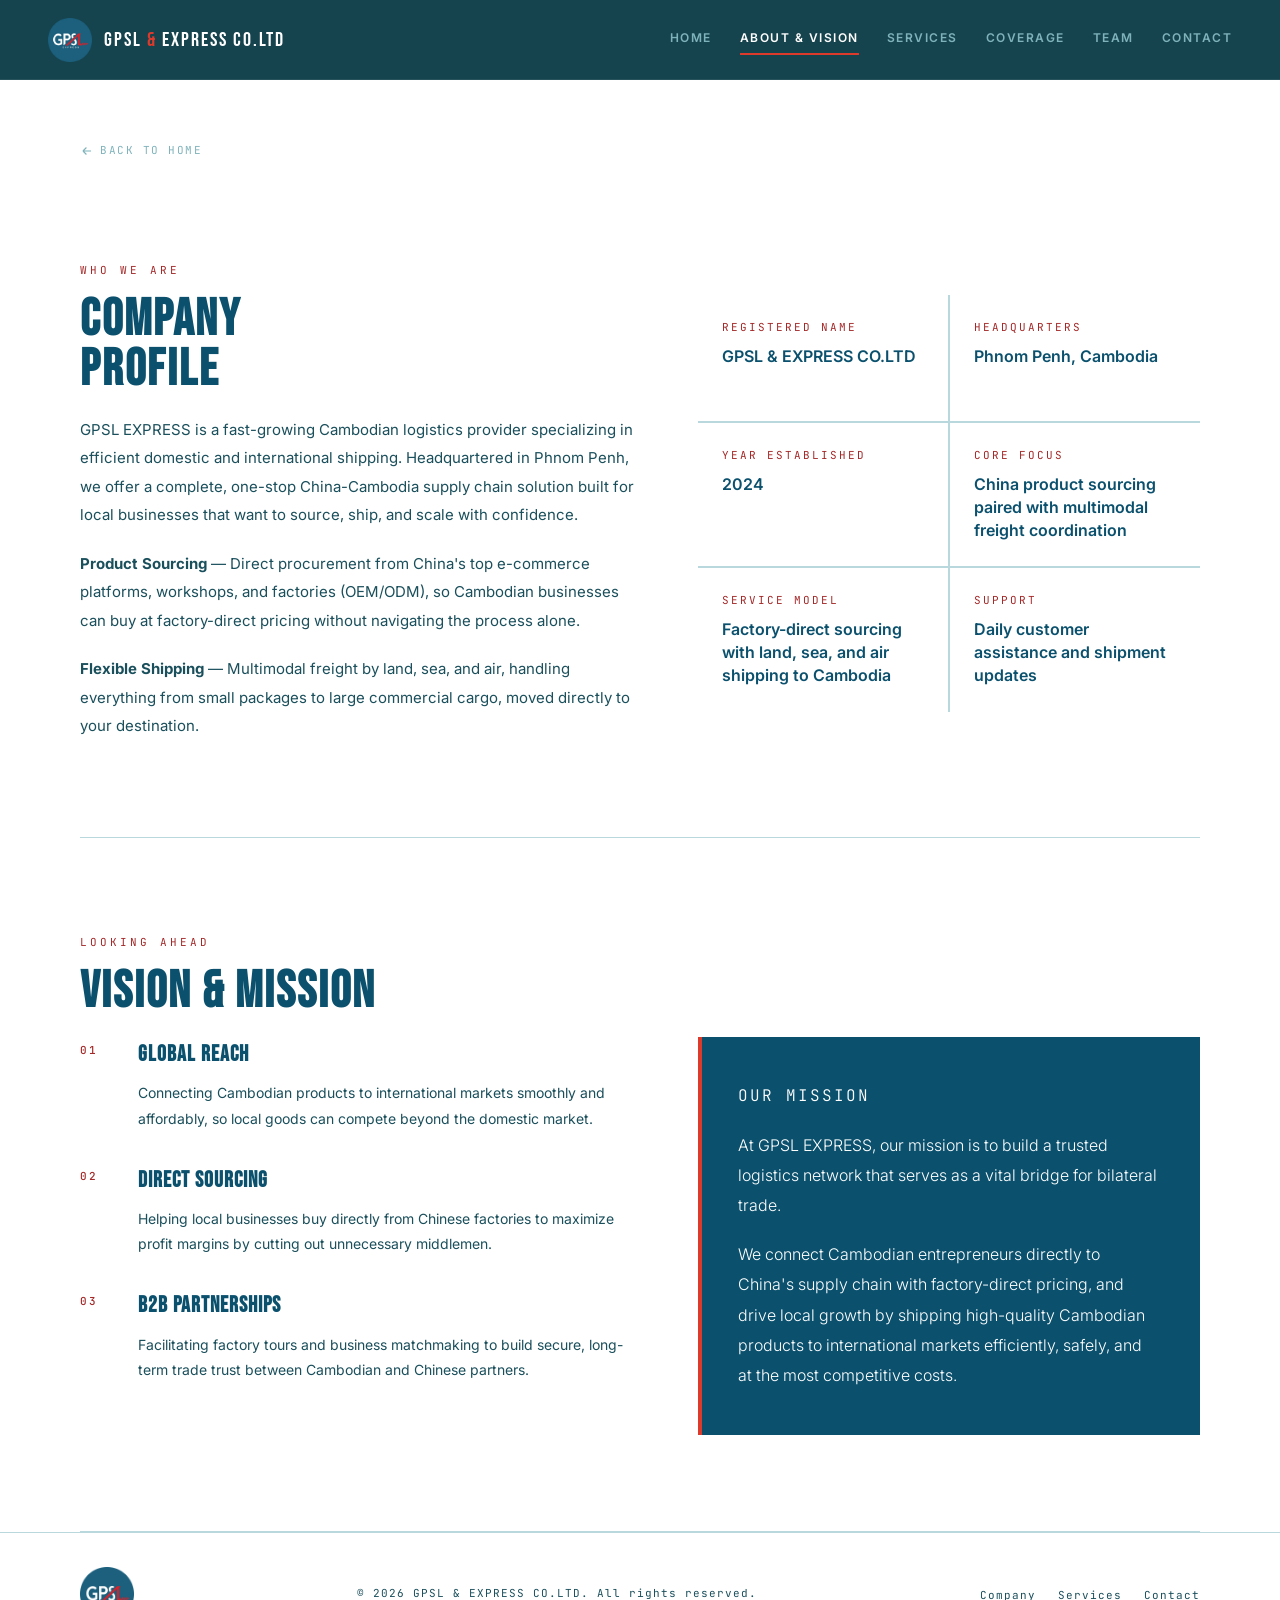
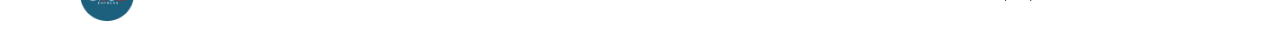
<file: about.html>
<!DOCTYPE html>
<html lang="en">
<head>
  <meta charset="UTF-8" />
  <meta name="viewport" content="width=device-width, initial-scale=1.0" />
  <title>About &amp; Vision | GPSL &amp; EXPRESS CO.LTD</title>
  <meta name="description" content="Company profile, vision, and mission for GPSL & EXPRESS CO.LTD, a Phnom Penh based logistics provider." />
<link rel="icon" type="image/png" sizes="16x16" href="[data-uri]" />
  <link rel="icon" type="image/png" sizes="32x32" href="[data-uri]" />
  <link rel="icon" type="image/png" sizes="192x192" href="[data-uri]" />
  <link rel="apple-touch-icon" sizes="180x180" href="[data-uri]" />
    <link rel="preconnect" href="https://fonts.googleapis.com" />
  <link rel="preconnect" href="https://fonts.gstatic.com" crossorigin />
  <link href="https://fonts.googleapis.com/css2?family=Bebas+Neue&family=Inter:wght@300;400;500;600;700&family=JetBrains+Mono:wght@400;500&family=Noto+Sans+Khmer:wght@400;500&display=swap" rel="stylesheet" />
  <link rel="stylesheet" href="style.css" />
</head>
<body>
<nav aria-label="Primary navigation">
    <a class="brand" href="index.html" aria-label="GPSL & EXPRESS CO.LTD home">
      <img src="[data-uri]" alt="GPSL Express logo" />
      <span>GPSL <strong>&</strong> EXPRESS CO.LTD</span>
    </a>
    <button class="menu-toggle" type="button" aria-label="Open menu" aria-expanded="false">
      <svg viewBox="0 0 24 24"><path d="M4 7h16M4 12h16M4 17h16"/></svg>
    </button>
    <ul class="nav-links">
      <li><a href="index.html">Home</a></li>
      <li><a href="about.html" aria-current="page">About &amp; Vision</a></li>
      <li><a href="services.html">Services</a></li>
      <li><a href="coverage.html">Coverage</a></li>
      <li><a href="team.html">Team</a></li>
      <li><a href="contact.html">Contact</a></li>
    </ul>
  </nav>

  <main>
  <div class="page-intro page-intro--no-slider">
    <a class="breadcrumb" href="index.html">
      <svg viewBox="0 0 24 24" fill="none" stroke="currentColor" stroke-width="2"><path d="M19 12H5M5 12l6-6M5 12l6 6"/></svg>
      Back to Home
    </a>
  </div>

<section class="about" id="about">
      <p class="section-eyebrow">Who We Are</p>
      <div class="about-grid">
        <div>
          <h2 class="section-title">Company<br>Profile</h2>
          <div class="about-body">
            <p>GPSL EXPRESS is a fast-growing Cambodian logistics provider specializing in efficient domestic and international shipping. Headquartered in Phnom Penh, we offer a complete, one-stop China-Cambodia supply chain solution built for local businesses that want to source, ship, and scale with confidence.</p>
            <p><strong>Product Sourcing</strong> — Direct procurement from China's top e-commerce platforms, workshops, and factories (OEM/ODM), so Cambodian businesses can buy at factory-direct pricing without navigating the process alone.</p>
            <p><strong>Flexible Shipping</strong> — Multimodal freight by land, sea, and air, handling everything from small packages to large commercial cargo, moved directly to your destination.</p>
          </div>
        </div>
        <div class="about-aside">
          <div class="about-fact">
            <div class="about-fact-label">Registered Name</div>
            <div class="about-fact-value">GPSL & EXPRESS CO.LTD</div>
          </div>
          <div class="about-fact">
            <div class="about-fact-label">Headquarters</div>
            <div class="about-fact-value">Phnom Penh, Cambodia</div>
          </div>
          <div class="about-fact">
            <div class="about-fact-label">Year Established</div>
            <div class="about-fact-value">2024</div>
          </div>
          <div class="about-fact">
            <div class="about-fact-label">Core Focus</div>
            <div class="about-fact-value">China product sourcing paired with multimodal freight coordination</div>
          </div>
          <div class="about-fact">
            <div class="about-fact-label">Service Model</div>
            <div class="about-fact-value">Factory-direct sourcing with land, sea, and air shipping to Cambodia</div>
          </div>
          <div class="about-fact">
            <div class="about-fact-label">Support</div>
            <div class="about-fact-value">Daily customer assistance and shipment updates</div>
          </div>
        </div>
      </div>
    </section>

    <hr class="rule" />

<section class="vision-mission" id="vision">
      <p class="section-eyebrow">Looking Ahead</p>
      <h2 class="section-title">Vision &amp; Mission</h2>
      <div class="vm-grid">
        <div>
          <div class="vm-list">
            <article class="vm-item">
              <div class="vm-num">01</div>
              <div class="vm-text">
                <h3>Global Reach</h3>
                <p>Connecting Cambodian products to international markets smoothly and affordably, so local goods can compete beyond the domestic market.</p>
              </div>
            </article>
            <article class="vm-item">
              <div class="vm-num">02</div>
              <div class="vm-text">
                <h3>Direct Sourcing</h3>
                <p>Helping local businesses buy directly from Chinese factories to maximize profit margins by cutting out unnecessary middlemen.</p>
              </div>
            </article>
            <article class="vm-item">
              <div class="vm-num">03</div>
              <div class="vm-text">
                <h3>B2B Partnerships</h3>
                <p>Facilitating factory tours and business matchmaking to build secure, long-term trade trust between Cambodian and Chinese partners.</p>
              </div>
            </article>
          </div>
        </div>
        <div class="mission-box">
          <p class="mission-eyebrow">Our Mission</p>
          <p>At GPSL EXPRESS, our mission is to build a trusted logistics network that serves as a vital bridge for bilateral trade.</p>
          <p>We connect Cambodian entrepreneurs directly to China's supply chain with factory-direct pricing, and drive local growth by shipping high-quality Cambodian products to international markets efficiently, safely, and at the most competitive costs.</p>
        </div>
      </div>
    </section>
  </main>

  <hr class="rule" />

<footer>
    <div class="footer-logo">
      <img src="[data-uri]" alt="GPSL Express logo" />
    </div>
    <p class="footer-copy">© 2026 GPSL & EXPRESS CO.LTD. All rights reserved.</p>
    <ul class="footer-links">
      <li><a href="about.html">Company</a></li>
      <li><a href="services.html">Services</a></li>
      <li><a href="contact.html">Contact</a></li>
    </ul>
  </footer>
<script src="main.js"></script>
</body>
</html>
</file>
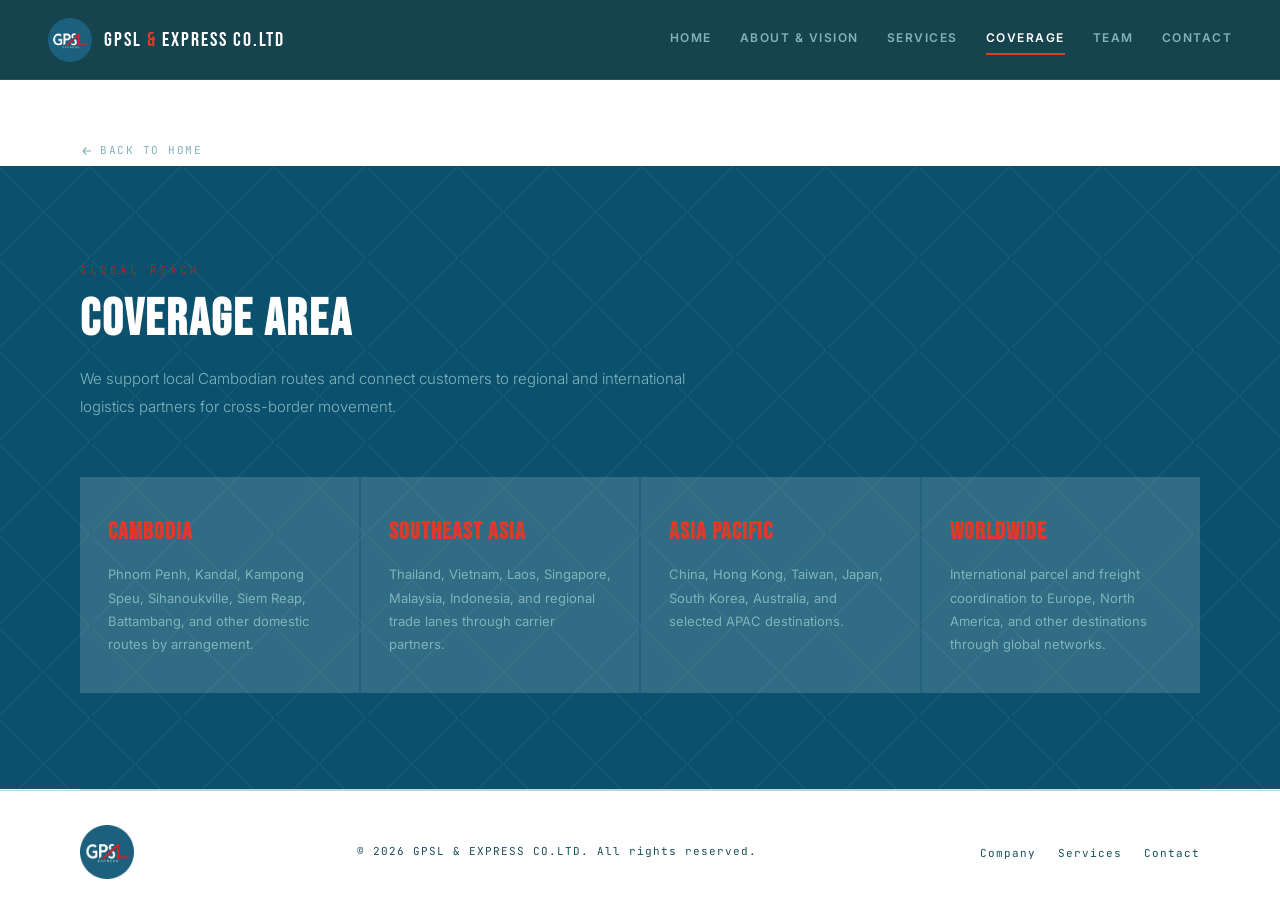
<file: coverage.html>
<!DOCTYPE html>
<html lang="en">
<head>
  <meta charset="UTF-8" />
  <meta name="viewport" content="width=device-width, initial-scale=1.0" />
  <title>Coverage | GPSL & EXPRESS CO.LTD</title>
  <meta name="description" content="Regions and routes served by GPSL & EXPRESS CO.LTD." />
<link rel="icon" type="image/png" sizes="16x16" href="[data-uri]" />
  <link rel="icon" type="image/png" sizes="32x32" href="[data-uri]" />
  <link rel="icon" type="image/png" sizes="192x192" href="[data-uri]" />
  <link rel="apple-touch-icon" sizes="180x180" href="[data-uri]" />
    <link rel="preconnect" href="https://fonts.googleapis.com" />
  <link rel="preconnect" href="https://fonts.gstatic.com" crossorigin />
  <link href="https://fonts.googleapis.com/css2?family=Bebas+Neue&family=Inter:wght@300;400;500;600;700&family=JetBrains+Mono:wght@400;500&family=Noto+Sans+Khmer:wght@400;500&display=swap" rel="stylesheet" />
  <link rel="stylesheet" href="style.css" />
</head>
<body>
<nav aria-label="Primary navigation">
    <a class="brand" href="index.html" aria-label="GPSL & EXPRESS CO.LTD home">
      <img src="[data-uri]" alt="GPSL Express logo" />
      <span>GPSL <strong>&</strong> EXPRESS CO.LTD</span>
    </a>
    <button class="menu-toggle" type="button" aria-label="Open menu" aria-expanded="false">
      <svg viewBox="0 0 24 24"><path d="M4 7h16M4 12h16M4 17h16"/></svg>
    </button>
    <ul class="nav-links">
      <li><a href="index.html">Home</a></li>
      <li><a href="about.html">About &amp; Vision</a></li>
      <li><a href="services.html">Services</a></li>
      <li><a href="coverage.html" aria-current="page">Coverage</a></li>
      <li><a href="team.html">Team</a></li>
      <li><a href="contact.html">Contact</a></li>
    </ul>
  </nav>

  <main>
  <div class="page-intro page-intro--no-slider">
    <a class="breadcrumb" href="index.html">
      <svg viewBox="0 0 24 24" fill="none" stroke="currentColor" stroke-width="2"><path d="M19 12H5M5 12l6-6M5 12l6 6"/></svg>
      Back to Home
    </a>
  </div>

<section class="coverage" id="coverage">
      <p class="section-eyebrow">Global Reach</p>
      <h2 class="section-title">Coverage Area</h2>
      <p class="section-lead">We support local Cambodian routes and connect customers to regional and international logistics partners for cross-border movement.</p>
      <div class="region-grid">
        <article class="region-card">
          <h3 class="region-name">Cambodia</h3>
          <p class="region-countries">Phnom Penh, Kandal, Kampong Speu, Sihanoukville, Siem Reap, Battambang, and other domestic routes by arrangement.</p>
        </article>
        <article class="region-card">
          <h3 class="region-name">Southeast Asia</h3>
          <p class="region-countries">Thailand, Vietnam, Laos, Singapore, Malaysia, Indonesia, and regional trade lanes through carrier partners.</p>
        </article>
        <article class="region-card">
          <h3 class="region-name">Asia Pacific</h3>
          <p class="region-countries">China, Hong Kong, Taiwan, Japan, South Korea, Australia, and selected APAC destinations.</p>
        </article>
        <article class="region-card">
          <h3 class="region-name">Worldwide</h3>
          <p class="region-countries">International parcel and freight coordination to Europe, North America, and other destinations through global networks.</p>
        </article>
      </div>
    </section>
  </main>

  <hr class="rule" />

<footer>
    <div class="footer-logo">
      <img src="[data-uri]" alt="GPSL Express logo" />
    </div>
    <p class="footer-copy">© 2026 GPSL & EXPRESS CO.LTD. All rights reserved.</p>
    <ul class="footer-links">
      <li><a href="about.html">Company</a></li>
      <li><a href="services.html">Services</a></li>
      <li><a href="contact.html">Contact</a></li>
    </ul>
  </footer>
<script src="main.js"></script>
</body>
</html>
</file>
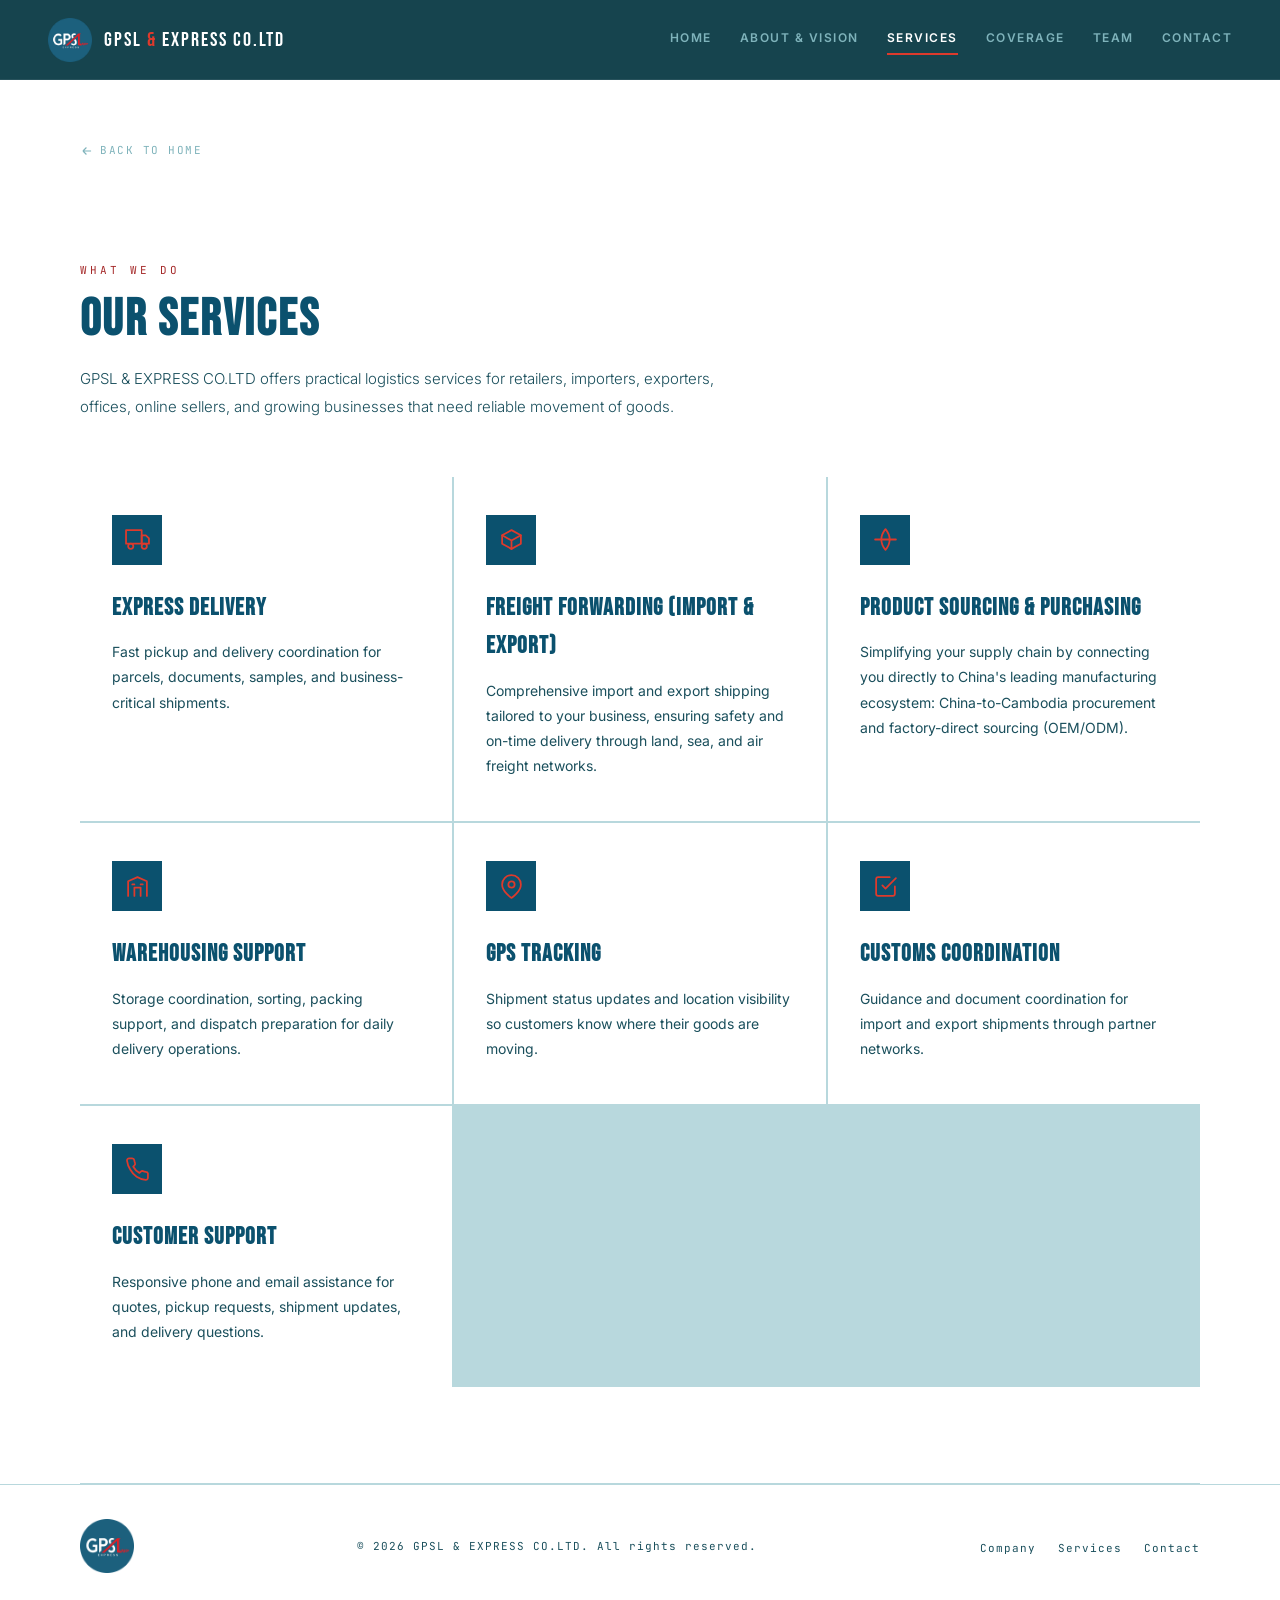
<file: services.html>
<!DOCTYPE html>
<html lang="en">
<head>
  <meta charset="UTF-8" />
  <meta name="viewport" content="width=device-width, initial-scale=1.0" />
  <title>Services | GPSL & EXPRESS CO.LTD</title>
  <meta name="description" content="Freight forwarding, product sourcing, warehousing, tracking, and customer support services from GPSL & EXPRESS CO.LTD." />
<link rel="icon" type="image/png" sizes="16x16" href="[data-uri]" />
  <link rel="icon" type="image/png" sizes="32x32" href="[data-uri]" />
  <link rel="icon" type="image/png" sizes="192x192" href="[data-uri]" />
  <link rel="apple-touch-icon" sizes="180x180" href="[data-uri]" />
    <link rel="preconnect" href="https://fonts.googleapis.com" />
  <link rel="preconnect" href="https://fonts.gstatic.com" crossorigin />
  <link href="https://fonts.googleapis.com/css2?family=Bebas+Neue&family=Inter:wght@300;400;500;600;700&family=JetBrains+Mono:wght@400;500&family=Noto+Sans+Khmer:wght@400;500&display=swap" rel="stylesheet" />
  <link rel="stylesheet" href="style.css" />
</head>
<body>
<nav aria-label="Primary navigation">
    <a class="brand" href="index.html" aria-label="GPSL & EXPRESS CO.LTD home">
      <img src="[data-uri]" alt="GPSL Express logo" />
      <span>GPSL <strong>&</strong> EXPRESS CO.LTD</span>
    </a>
    <button class="menu-toggle" type="button" aria-label="Open menu" aria-expanded="false">
      <svg viewBox="0 0 24 24"><path d="M4 7h16M4 12h16M4 17h16"/></svg>
    </button>
    <ul class="nav-links">
      <li><a href="index.html">Home</a></li>
      <li><a href="about.html">About &amp; Vision</a></li>
      <li><a href="services.html" aria-current="page">Services</a></li>
      <li><a href="coverage.html">Coverage</a></li>
      <li><a href="team.html">Team</a></li>
      <li><a href="contact.html">Contact</a></li>
    </ul>
  </nav>

  <main>
  <div class="page-intro page-intro--no-slider">
    <a class="breadcrumb" href="index.html">
      <svg viewBox="0 0 24 24" fill="none" stroke="currentColor" stroke-width="2"><path d="M19 12H5M5 12l6-6M5 12l6 6"/></svg>
      Back to Home
    </a>
  </div>

<section id="services">
      <p class="section-eyebrow">What We Do</p>
      <h2 class="section-title">Our Services</h2>
      <p class="section-lead">GPSL & EXPRESS CO.LTD offers practical logistics services for retailers, importers, exporters, offices, online sellers, and growing businesses that need reliable movement of goods.</p>
      <div class="services-grid">
        <article class="service-card">
          <div class="service-icon"><svg viewBox="0 0 24 24"><rect x="1" y="3" width="15" height="13"/><path d="M16 8h4l3 3v5h-7V8z"/><circle cx="5.5" cy="18.5" r="2.5"/><circle cx="18.5" cy="18.5" r="2.5"/></svg></div>
          <h3 class="service-name">Express Delivery</h3>
          <p class="service-desc">Fast pickup and delivery coordination for parcels, documents, samples, and business-critical shipments.</p>
        </article>
        <article class="service-card">
          <div class="service-icon"><svg viewBox="0 0 24 24"><path d="M3 16V8l9-5 9 5v8l-9 5-9-5z"/><path d="M3 8l9 5 9-5M12 13v8"/></svg></div>
          <h3 class="service-name">Freight Forwarding (Import &amp; Export)</h3>
          <p class="service-desc">Comprehensive import and export shipping tailored to your business, ensuring safety and on-time delivery through land, sea, and air freight networks.</p>
        </article>
        <article class="service-card">
          <div class="service-icon"><svg viewBox="0 0 24 24"><path d="M2 12h20M12 2c2.5 3 4 7.2 4 10s-1.5 7-4 10c-2.5-3-4-7.2-4-10s1.5-7 4-10z"/></svg></div>
          <h3 class="service-name">Product Sourcing &amp; Purchasing</h3>
          <p class="service-desc">Simplifying your supply chain by connecting you directly to China's leading manufacturing ecosystem: China-to-Cambodia procurement and factory-direct sourcing (OEM/ODM).</p>
        </article>
        <article class="service-card">
          <div class="service-icon"><svg viewBox="0 0 24 24"><path d="M3 21V7l9-4 9 4v14"/><path d="M9 21v-8h6v8M7 10h2M15 10h2"/></svg></div>
          <h3 class="service-name">Warehousing Support</h3>
          <p class="service-desc">Storage coordination, sorting, packing support, and dispatch preparation for daily delivery operations.</p>
        </article>
        <article class="service-card">
          <div class="service-icon"><svg viewBox="0 0 24 24"><path d="M21 10c0 7-9 13-9 13S3 17 3 10a9 9 0 1 1 18 0z"/><circle cx="12" cy="10" r="3"/></svg></div>
          <h3 class="service-name">GPS Tracking</h3>
          <p class="service-desc">Shipment status updates and location visibility so customers know where their goods are moving.</p>
        </article>
        <article class="service-card">
          <div class="service-icon"><svg viewBox="0 0 24 24"><path d="M9 11l3 3L22 4"/><path d="M21 12v7a2 2 0 0 1-2 2H5a2 2 0 0 1-2-2V5a2 2 0 0 1 2-2h11"/></svg></div>
          <h3 class="service-name">Customs Coordination</h3>
          <p class="service-desc">Guidance and document coordination for import and export shipments through partner networks.</p>
        </article>
        <article class="service-card">
          <div class="service-icon"><svg viewBox="0 0 24 24"><path d="M22 16.92v3a2 2 0 0 1-2.18 2 19.8 19.8 0 0 1-8.63-3.07A19.5 19.5 0 0 1 5 12 19.8 19.8 0 0 1 1.93 3.49 2 2 0 0 1 3.9 1.27h3a2 2 0 0 1 2 1.72c.12.96.36 1.9.7 2.81a2 2 0 0 1-.45 2.11L7.91 9.32a16 16 0 0 0 6 6l1.27-1.27a2 2 0 0 1 2.11-.45c.91.34 1.85.57 2.81.7A2 2 0 0 1 22 16.92z"/></svg></div>
          <h3 class="service-name">Customer Support</h3>
          <p class="service-desc">Responsive phone and email assistance for quotes, pickup requests, shipment updates, and delivery questions.</p>
        </article>
      </div>
    </section>
  </main>

  <hr class="rule" />

<footer>
    <div class="footer-logo">
      <img src="[data-uri]" alt="GPSL Express logo" />
    </div>
    <p class="footer-copy">© 2026 GPSL & EXPRESS CO.LTD. All rights reserved.</p>
    <ul class="footer-links">
      <li><a href="about.html">Company</a></li>
      <li><a href="services.html">Services</a></li>
      <li><a href="contact.html">Contact</a></li>
    </ul>
  </footer>
<script src="main.js"></script>
</body>
</html>
</file>
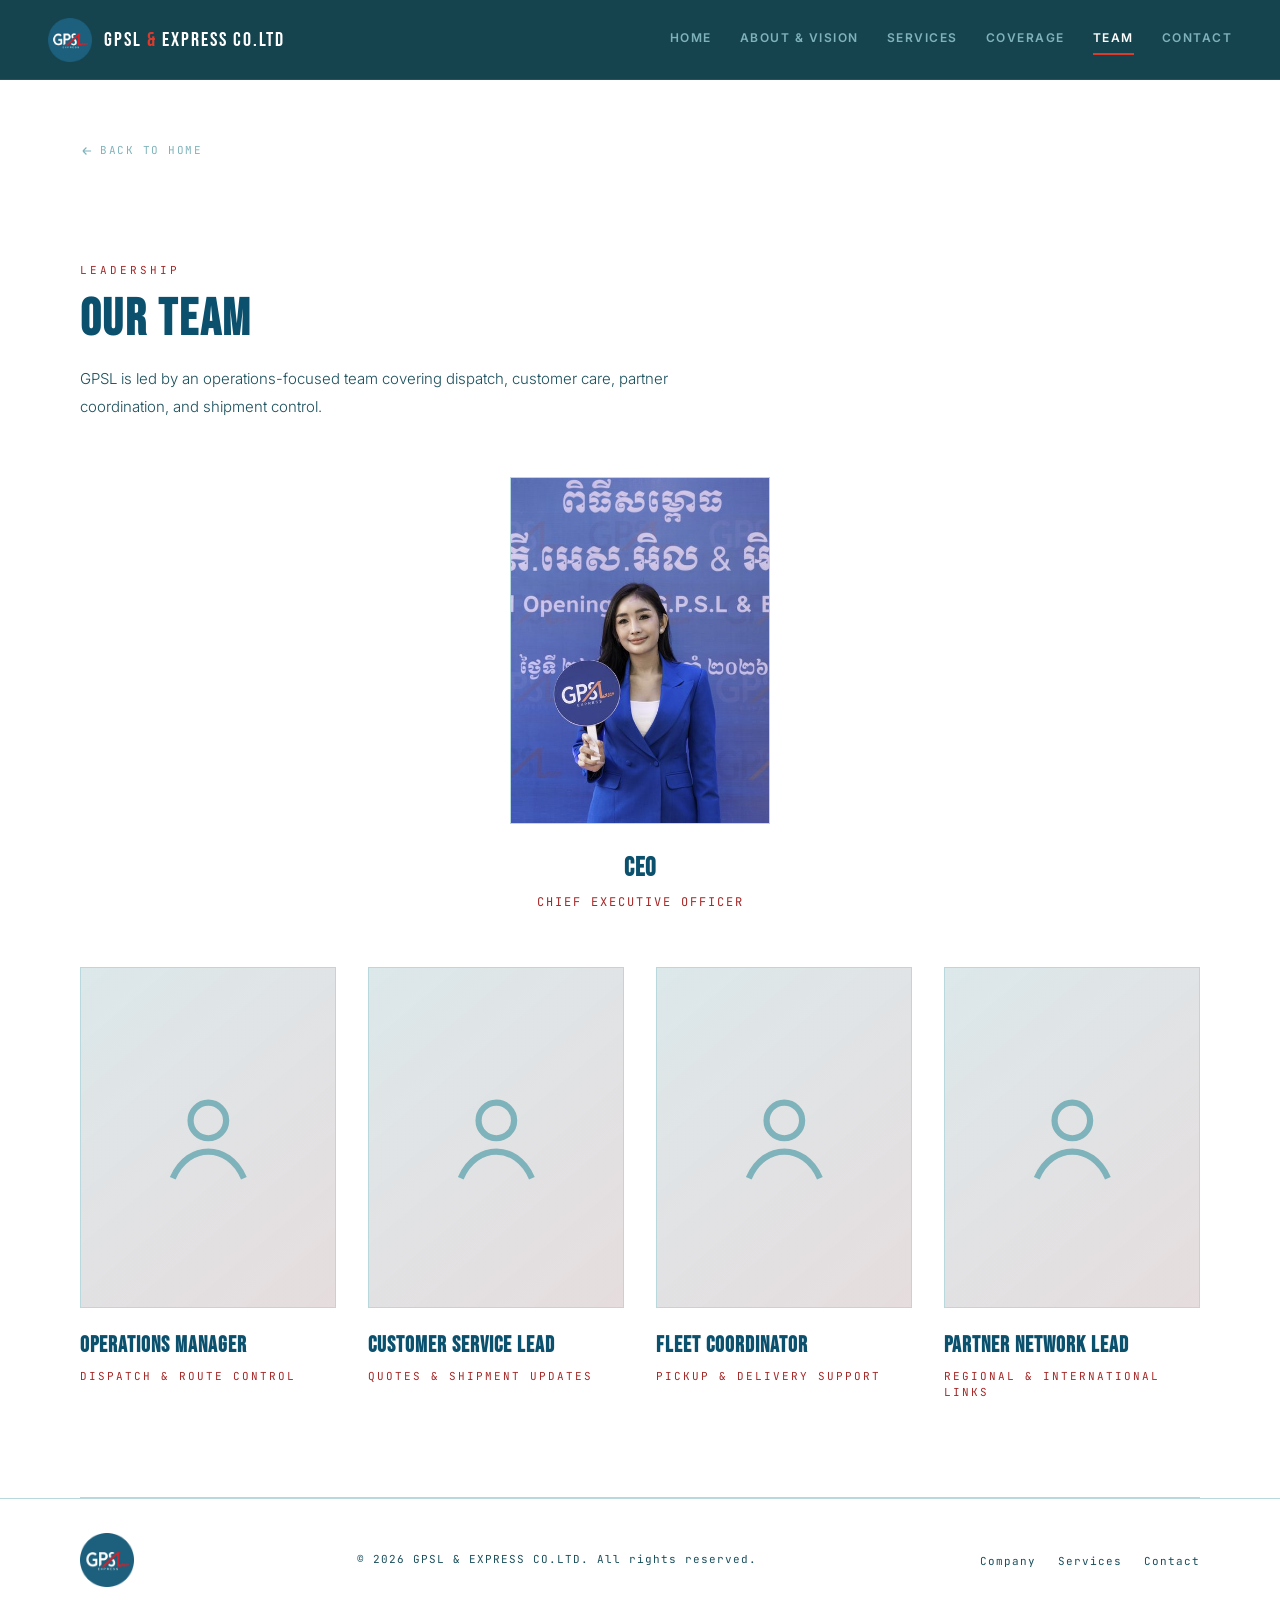
<file: team.html>
<!DOCTYPE html>
<html lang="en">
<head>
  <meta charset="UTF-8" />
  <meta name="viewport" content="width=device-width, initial-scale=1.0" />
  <title>Our Team | GPSL & EXPRESS CO.LTD</title>
  <meta name="description" content="Meet the GPSL & EXPRESS CO.LTD team coordinating shipments across Cambodia and China." />
<link rel="icon" type="image/png" sizes="16x16" href="[data-uri]" />
  <link rel="icon" type="image/png" sizes="32x32" href="[data-uri]" />
  <link rel="icon" type="image/png" sizes="192x192" href="[data-uri]" />
  <link rel="apple-touch-icon" sizes="180x180" href="[data-uri]" />
    <link rel="preconnect" href="https://fonts.googleapis.com" />
  <link rel="preconnect" href="https://fonts.gstatic.com" crossorigin />
  <link href="https://fonts.googleapis.com/css2?family=Bebas+Neue&family=Inter:wght@300;400;500;600;700&family=JetBrains+Mono:wght@400;500&family=Noto+Sans+Khmer:wght@400;500&display=swap" rel="stylesheet" />
  <link rel="stylesheet" href="style.css" />
</head>
<body>
<nav aria-label="Primary navigation">
    <a class="brand" href="index.html" aria-label="GPSL & EXPRESS CO.LTD home">
      <img src="[data-uri]" alt="GPSL Express logo" />
      <span>GPSL <strong>&</strong> EXPRESS CO.LTD</span>
    </a>
    <button class="menu-toggle" type="button" aria-label="Open menu" aria-expanded="false">
      <svg viewBox="0 0 24 24"><path d="M4 7h16M4 12h16M4 17h16"/></svg>
    </button>
    <ul class="nav-links">
      <li><a href="index.html">Home</a></li>
      <li><a href="about.html">About &amp; Vision</a></li>
      <li><a href="services.html">Services</a></li>
      <li><a href="coverage.html">Coverage</a></li>
      <li><a href="team.html" aria-current="page">Team</a></li>
      <li><a href="contact.html">Contact</a></li>
    </ul>
  </nav>

  <main>
  <div class="page-intro page-intro--no-slider">
    <a class="breadcrumb" href="index.html">
      <svg viewBox="0 0 24 24" fill="none" stroke="currentColor" stroke-width="2"><path d="M19 12H5M5 12l6-6M5 12l6 6"/></svg>
      Back to Home
    </a>
  </div>

<section class="team" id="team">
      <p class="section-eyebrow">Leadership</p>
      <h2 class="section-title">Our Team</h2>
      <p class="section-lead">GPSL is led by an operations-focused team covering dispatch, customer care, partner coordination, and shipment control.</p>
      <div class="team-lead">
        <article class="team-card">
          <div class="team-photo" tabindex="0" role="button" aria-label="View photo of CEO" data-name="CEO" data-role="Chief Executive Officer" data-telegram="Mint_7979"><img src="[data-uri]" alt="CEO of GPSL Express" loading="lazy" /></div>
          <h3 class="team-name">CEO</h3>
          <p class="team-role">Chief Executive Officer</p>
        </article>
      </div>

      <div class="team-grid">
        <article class="team-card">
          <div class="team-photo" tabindex="0" role="button" aria-label="View photo of Operations Manager" data-name="Operations Manager" data-role="Dispatch &amp; Route Control" data-photo="" data-telegram=""><svg viewBox="0 0 24 24" aria-hidden="true"><circle cx="12" cy="8" r="4"/><path d="M4 21c1.8-4.2 5-6 8-6s6.2 1.8 8 6"/></svg></div>
          <h3 class="team-name">Operations Manager</h3>
          <p class="team-role">Dispatch & Route Control</p>
        </article>
        <article class="team-card">
          <div class="team-photo" tabindex="0" role="button" aria-label="View photo of Customer Service Lead" data-name="Customer Service Lead" data-role="Quotes &amp; Shipment Updates" data-photo="" data-telegram=""><svg viewBox="0 0 24 24" aria-hidden="true"><circle cx="12" cy="8" r="4"/><path d="M4 21c1.8-4.2 5-6 8-6s6.2 1.8 8 6"/></svg></div>
          <h3 class="team-name">Customer Service Lead</h3>
          <p class="team-role">Quotes & Shipment Updates</p>
        </article>
        <article class="team-card">
          <div class="team-photo" tabindex="0" role="button" aria-label="View photo of Fleet Coordinator" data-name="Fleet Coordinator" data-role="Pickup &amp; Delivery Support" data-photo="" data-telegram=""><svg viewBox="0 0 24 24" aria-hidden="true"><circle cx="12" cy="8" r="4"/><path d="M4 21c1.8-4.2 5-6 8-6s6.2 1.8 8 6"/></svg></div>
          <h3 class="team-name">Fleet Coordinator</h3>
          <p class="team-role">Pickup & Delivery Support</p>
        </article>
        <article class="team-card">
          <div class="team-photo" tabindex="0" role="button" aria-label="View photo of Partner Network Lead" data-name="Partner Network Lead" data-role="Regional &amp; International Links" data-photo="" data-telegram=""><svg viewBox="0 0 24 24" aria-hidden="true"><circle cx="12" cy="8" r="4"/><path d="M4 21c1.8-4.2 5-6 8-6s6.2 1.8 8 6"/></svg></div>
          <h3 class="team-name">Partner Network Lead</h3>
          <p class="team-role">Regional & International Links</p>
        </article>
      </div>
    </section>
    <div class="photo-lightbox" id="photoLightbox" aria-hidden="true">
      <div class="photo-lightbox-inner">
        <button class="photo-lightbox-close" id="photoLightboxClose" aria-label="Close">&times;</button>
        <div class="photo-lightbox-frame" id="photoLightboxFrame">
          <svg viewBox="0 0 24 24" aria-hidden="true"><circle cx="12" cy="8" r="4"/><path d="M4 21c1.8-4.2 5-6 8-6s6.2 1.8 8 6"/></svg>
        </div>
        <p class="photo-lightbox-name" id="photoLightboxName"></p>
        <p class="photo-lightbox-role" id="photoLightboxRole"></p>
        <div class="photo-lightbox-contact" id="photoLightboxContact"></div>
      </div>
    </div>
  </main>

  <hr class="rule" />

<footer>
    <div class="footer-logo">
      <img src="[data-uri]" alt="GPSL Express logo" />
    </div>
    <p class="footer-copy">© 2026 GPSL & EXPRESS CO.LTD. All rights reserved.</p>
    <ul class="footer-links">
      <li><a href="about.html">Company</a></li>
      <li><a href="services.html">Services</a></li>
      <li><a href="contact.html">Contact</a></li>
    </ul>
  </footer>
<script src="main.js"></script>
</body>
</html>
</file>
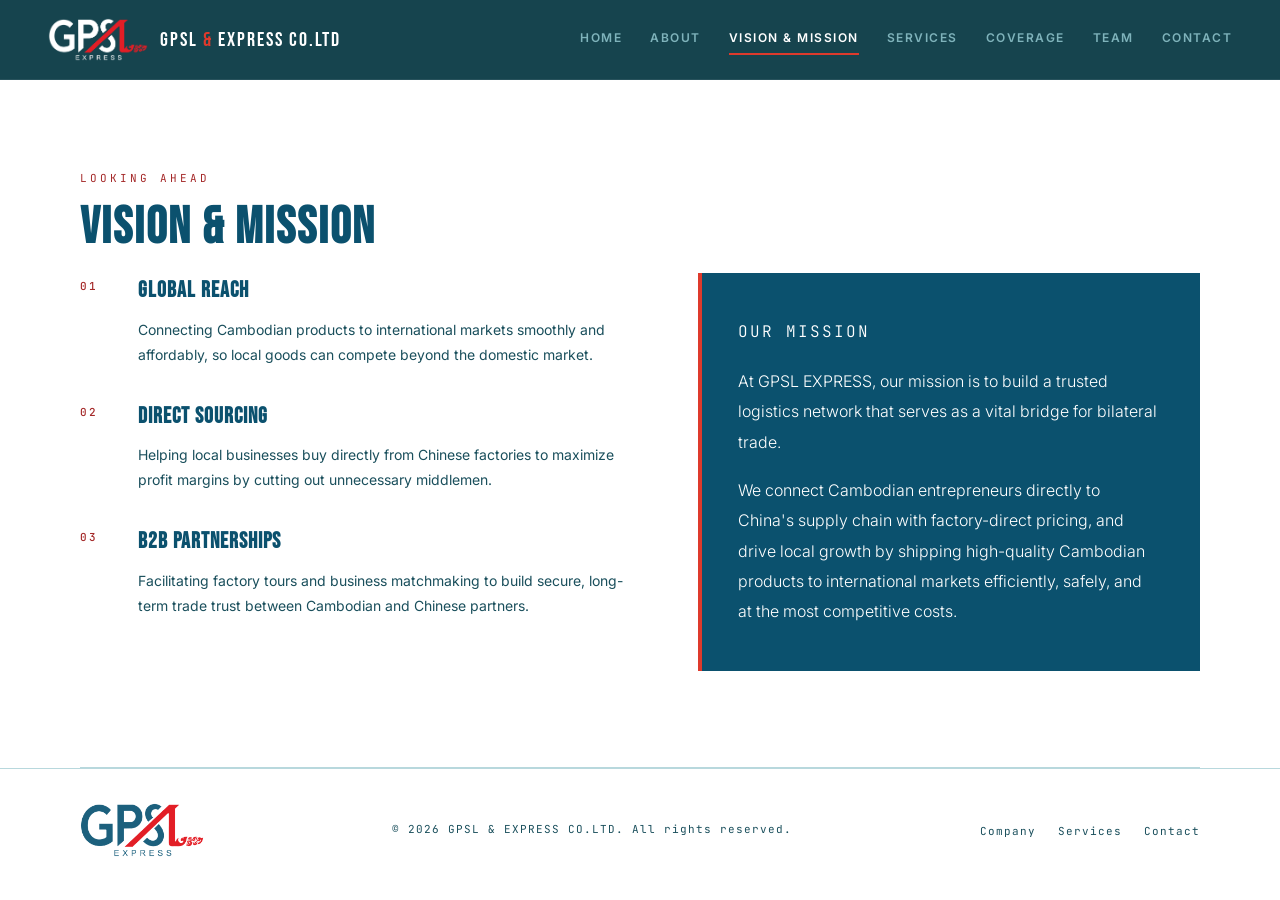
<file: vision-mission.html>
<!DOCTYPE html>
<html lang="en">
<head>
  <meta charset="UTF-8" />
  <meta name="viewport" content="width=device-width, initial-scale=1.0" />
  <title>Vision & Mission | GPSL & EXPRESS CO.LTD</title>
  <meta name="description" content="The vision and mission driving GPSL & EXPRESS CO.LTD's China-Cambodia logistics network." />
<link rel="icon" type="image/png" sizes="16x16" href="[data-uri]" />
  <link rel="icon" type="image/png" sizes="32x32" href="[data-uri]" />
  <link rel="icon" type="image/png" sizes="192x192" href="[data-uri]" />
  <link rel="apple-touch-icon" sizes="180x180" href="[data-uri]" />
    <link rel="preconnect" href="https://fonts.googleapis.com" />
  <link rel="preconnect" href="https://fonts.gstatic.com" crossorigin />
  <link href="https://fonts.googleapis.com/css2?family=Bebas+Neue&family=Inter:wght@300;400;500;600;700&family=JetBrains+Mono:wght@400;500&family=Noto+Sans+Khmer:wght@400;500&display=swap" rel="stylesheet" />
  <link rel="stylesheet" href="style.css" />
</head>
<body>
<nav aria-label="Primary navigation">
    <a class="brand" href="index.html" aria-label="GPSL & EXPRESS CO.LTD home">
      <img src="[data-uri]" alt="GPSL Express logo" />
      <span>GPSL <strong>&</strong> EXPRESS CO.LTD</span>
    </a>
    <button class="menu-toggle" type="button" aria-label="Open menu" aria-expanded="false">
      <svg viewBox="0 0 24 24"><path d="M4 7h16M4 12h16M4 17h16"/></svg>
    </button>
    <ul class="nav-links">
      <li><a href="index.html">Home</a></li>
      <li><a href="about.html">About</a></li>
      <li><a href="vision-mission.html" aria-current="page">Vision &amp; Mission</a></li>
      <li><a href="services.html">Services</a></li>
      <li><a href="coverage.html">Coverage</a></li>
      <li><a href="team.html">Team</a></li>
      <li><a href="contact.html">Contact</a></li>
    </ul>
  </nav>

  <main>
  <div class="page-intro">
    <a class="breadcrumb" href="index.html">
      <svg viewBox="0 0 24 24" fill="none" stroke="currentColor" stroke-width="2"><path d="M19 12H5M5 12l6-6M5 12l6 6"/></svg>
      Back to Home
    </a>
  </div>

<section class="vision-mission" id="vision">
      <p class="section-eyebrow">Looking Ahead</p>
      <h2 class="section-title">Vision &amp; Mission</h2>
      <div class="vm-grid">
        <div>
          <div class="vm-list">
            <article class="vm-item">
              <div class="vm-num">01</div>
              <div class="vm-text">
                <h3>Global Reach</h3>
                <p>Connecting Cambodian products to international markets smoothly and affordably, so local goods can compete beyond the domestic market.</p>
              </div>
            </article>
            <article class="vm-item">
              <div class="vm-num">02</div>
              <div class="vm-text">
                <h3>Direct Sourcing</h3>
                <p>Helping local businesses buy directly from Chinese factories to maximize profit margins by cutting out unnecessary middlemen.</p>
              </div>
            </article>
            <article class="vm-item">
              <div class="vm-num">03</div>
              <div class="vm-text">
                <h3>B2B Partnerships</h3>
                <p>Facilitating factory tours and business matchmaking to build secure, long-term trade trust between Cambodian and Chinese partners.</p>
              </div>
            </article>
          </div>
        </div>
        <div class="mission-box">
          <p class="mission-eyebrow">Our Mission</p>
          <p>At GPSL EXPRESS, our mission is to build a trusted logistics network that serves as a vital bridge for bilateral trade.</p>
          <p>We connect Cambodian entrepreneurs directly to China's supply chain with factory-direct pricing, and drive local growth by shipping high-quality Cambodian products to international markets efficiently, safely, and at the most competitive costs.</p>
        </div>
      </div>
    </section>
  </main>

  <hr class="rule" />

<footer>
    <div class="footer-logo">
      <img src="[data-uri]" alt="GPSL Express logo" />
    </div>
    <p class="footer-copy">© 2026 GPSL & EXPRESS CO.LTD. All rights reserved.</p>
    <ul class="footer-links">
      <li><a href="about.html">Company</a></li>
      <li><a href="services.html">Services</a></li>
      <li><a href="contact.html">Contact</a></li>
    </ul>
  </footer>
<script src="main.js"></script>
</body>
</html>
</file>
<file: style.css>
*, *::before, *::after { box-sizing: border-box; margin: 0; padding: 0; }

:root {
      --ink: rgb(11, 81, 110);
      --paper: #ffffff;
      --steel: #1a4f5c;
      --amber: #a42828;
      --amber-bright: #de3a2c;
      --mist: #7fb3bb;
      --rule: #b8d8dd;
      --soft: #eef6f7;
      --white: #ffffff;
      --display: "Bebas Neue", sans-serif;
      --body: "Inter", sans-serif;
      --mono: "JetBrains Mono", monospace;
      --khmer: "Noto Sans Khmer", sans-serif;
    }

    html { scroll-behavior: smooth; }
    body {
      font-family: var(--body);
      background: var(--paper);
      color: var(--ink);
      font-size: 16px;
      line-height: 1.6;
    }

    a { color: inherit; }
    img, svg { display: block; }
    section { padding: 96px 80px; scroll-margin-top: 80px; }
    .rule { border: 0; border-top: 1px solid var(--rule); margin: 0 80px; }

    nav {
      position: fixed;
      inset: 0 0 auto 0;
      z-index: 100;
      height: 80px;
      padding: 0 48px;
      background: rgba(13, 61, 71, .96);
      backdrop-filter: blur(14px);
      display: flex;
      align-items: center;
      justify-content: space-between;
      border-bottom: 1px solid rgba(255, 255, 255, .08);
    }

    .brand {
      display: inline-flex;
      align-items: center;
      gap: 12px;
      min-width: 0;
      text-decoration: none;
    }

    .brand img {
      height: 44px;
      width: auto;
      object-fit: contain;
      flex: 0 0 auto;
    }

    .brand span {
      font-family: var(--display);
      font-size: 20px;
      letter-spacing: 2px;
      color: var(--white);
      white-space: nowrap;
    }

    .brand strong { color: var(--amber-bright); font-weight: 400; }
    .nav-links { display: flex; flex-wrap: nowrap; gap: 28px; list-style: none; }
    .nav-links a {
      font-size: 12px;
      font-weight: 600;
      letter-spacing: 1.5px;
      text-transform: uppercase;
      color: var(--mist);
      text-decoration: none;
      white-space: nowrap;
      transition: color .2s ease;
    }

    .nav-links a:hover,
    .nav-links a:focus-visible { color: var(--white); outline: none; }

    .menu-toggle {
      display: none;
      width: 42px;
      height: 42px;
      border: 1px solid rgba(255, 255, 255, .18);
      background: transparent;
      color: var(--white);
      cursor: pointer;
      align-items: center;
      justify-content: center;
    }

    .menu-toggle svg { width: 22px; height: 22px; stroke: currentColor; }

    /* Promo slider */
    .promo-slider {
      position: relative;
      margin-top: 80px;
      width: 100%;
      aspect-ratio: 2 / 1;
      max-height: 620px;
      overflow: hidden;
      background: var(--ink);
    }

    .promo-slide {
      position: absolute;
      inset: 0;
      opacity: 0;
      transition: opacity .9s ease;
      pointer-events: none;
    }

    .promo-slide.active {
      opacity: 1;
      pointer-events: auto;
    }

    .promo-slide img {
      width: 100%;
      height: 100%;
      object-fit: cover;
      display: block;
    }

    .promo-dots {
      position: absolute;
      left: 0;
      right: 0;
      bottom: 18px;
      display: flex;
      justify-content: center;
      gap: 10px;
      z-index: 2;
    }

    .promo-dot {
      width: 9px;
      height: 9px;
      border-radius: 50%;
      background: rgba(255,255,255,.45);
      border: none;
      padding: 0;
      cursor: pointer;
      transition: background .2s ease, transform .2s ease;
    }

    .promo-dot.active {
      background: var(--amber-bright);
      transform: scale(1.25);
    }

    .promo-arrow {
      position: absolute;
      top: 50%;
      transform: translateY(-50%);
      z-index: 2;
      width: 40px;
      height: 40px;
      border-radius: 50%;
      background: rgba(6,28,38,.45);
      border: none;
      color: var(--white);
      display: flex;
      align-items: center;
      justify-content: center;
      cursor: pointer;
      transition: background .2s ease;
    }
    .promo-arrow:hover { background: rgba(6,28,38,.75); }
    .promo-arrow.prev { left: 16px; }
    .promo-arrow.next { right: 16px; }
    .promo-arrow svg { width: 20px; height: 20px; }

    @media (max-width: 720px) {
      .promo-slider { margin-top: 64px; max-height: 340px; }
      .promo-arrow { width: 32px; height: 32px; }
      .promo-arrow svg { width: 16px; height: 16px; }
    }

    .hero {
      min-height: 100vh;
      background: var(--ink);
      color: var(--white);
      display: grid;
      grid-template-columns: minmax(0, 1.15fr) minmax(320px, .85fr);
      padding: 48px 80px 48px;
      position: relative;
      overflow: hidden;
    }

    .hero::before {
      content: "";
      position: absolute;
      inset: 0;
      opacity: .05;
      background-image:
        repeating-linear-gradient(90deg, #fff 0, #fff 1px, transparent 1px, transparent 60px),
        repeating-linear-gradient(0deg, #fff 0, #fff 1px, transparent 1px, transparent 60px);
    }

    .hero::after {
      content: "";
      position: absolute;
      right: 5vw;
      top: 18vh;
      width: min(44vw, 560px);
      height: min(44vw, 560px);
      border: 1px solid rgba(255, 255, 255, .16);
      border-radius: 50%;
      box-shadow: inset 0 0 0 80px rgba(255, 255, 255, .018);
    }

    .hero-content,
    .hero-panel {
      position: relative;
      z-index: 2;
      align-self: center;
    }

    .hero-content { max-width: 760px; padding-top: 32px; }
    .eyebrow {
      font-family: var(--mono);
      font-size: 11px;
      letter-spacing: 3px;
      text-transform: uppercase;
      color: var(--amber-bright);
      margin-bottom: 18px;
    }

    .hero-headline {
      font-family: var(--display);
      font-size: clamp(58px, 8vw, 118px);
      line-height: .9;
      letter-spacing: 2px;
      margin-bottom: 28px;
      max-width: 760px;
    }

    .hero-headline em { color: var(--amber-bright); font-style: normal; }
    .hero-sub {
      color: var(--mist);
      max-width: 540px;
      font-size: 16px;
      font-weight: 300;
      line-height: 1.85;
      margin-bottom: 34px;
    }

    .khmer-line {
      display: block;
      margin-top: 10px;
      font-family: var(--khmer);
      font-size: 14px;
      color: #c3dde1;
    }

    .hero-actions { display: flex; gap: 14px; flex-wrap: wrap; }
    .btn {
      display: inline-flex;
      align-items: center;
      justify-content: center;
      gap: 10px;
      min-height: 50px;
      padding: 0 28px;
      border: 1px solid transparent;
      font-size: 12px;
      font-weight: 700;
      letter-spacing: 2px;
      text-transform: uppercase;
      text-decoration: none;
      cursor: pointer;
      transition: transform .18s ease, background .18s ease, border-color .18s ease;
    }

    .btn-primary { background: var(--amber); color: var(--white); }
    .btn-secondary { color: var(--white); border-color: rgba(255, 255, 255, .22); }
    .btn:hover { transform: translateY(-2px); }
    .btn-primary:hover { background: var(--amber-bright); }
    .btn svg { width: 17px; height: 17px; stroke: currentColor; }

    .hero-panel {
      display: grid;
      gap: 2px;
      justify-self: end;
      width: min(100%, 430px);
    }

    .stat {
      background: rgba(255, 255, 255, .055);
      border-left: 3px solid var(--amber-bright);
      padding: 28px 30px;
    }

    .stat-number {
      font-family: var(--display);
      font-size: clamp(42px, 5vw, 64px);
      line-height: 1;
      letter-spacing: 1px;
    }

    .stat-label {
      font-family: var(--mono);
      color: var(--mist);
      font-size: 11px;
      letter-spacing: 2px;
      text-transform: uppercase;
      margin-top: 8px;
    }

    .section-eyebrow {
      font-family: var(--mono);
      font-size: 11px;
      letter-spacing: 3px;
      text-transform: uppercase;
      color: var(--amber);
      margin-bottom: 16px;
    }

    .section-title {
      font-family: var(--display);
      font-size: clamp(38px, 4vw, 60px);
      line-height: .98;
      letter-spacing: 2px;
      margin-bottom: 20px;
    }

    .section-lead {
      max-width: 650px;
      color: var(--steel);
      font-size: 15px;
      font-weight: 300;
      line-height: 1.85;
      margin-bottom: 56px;
    }

    .about-grid,
    .contact-grid {
      display: grid;
      grid-template-columns: minmax(0, 1.05fr) minmax(320px, .95fr);
      gap: 64px;
      align-items: start;
    }

    .map-block {
      grid-column: 1 / -1;
      margin-top: 8px;
    }

    .map-frame {
      display: block;
      width: 100%;
      aspect-ratio: 16 / 8;
      border: 1px solid var(--rule);
      filter: grayscale(.15);
    }

    .map-link {
      display: inline-block;
      margin-top: 14px;
      font-family: var(--mono);
      font-size: 11px;
      letter-spacing: 1.5px;
      text-transform: uppercase;
      color: var(--amber-bright);
      text-decoration: none;
      border-bottom: 1px solid currentColor;
    }

    .map-link:hover { opacity: .75; }

    .about-body {
      color: var(--steel);
      font-size: 15px;
      line-height: 1.9;
    }

    .about-body p + p { margin-top: 20px; }
    .about-aside {
      display: grid;
      grid-template-columns: 1fr 1fr;
      gap: 2px;
      background: var(--rule);
    }

    .about-fact {
      background: var(--paper);
      min-height: 126px;
      padding: 24px;
    }

    .about-fact-label,
    .contact-item-label {
      font-family: var(--mono);
      font-size: 11px;
      letter-spacing: 2px;
      text-transform: uppercase;
      color: var(--amber);
      margin-bottom: 8px;
    }

    .about-fact-value {
      color: var(--ink);
      font-weight: 600;
      line-height: 1.45;
    }

    .news-card {
      position: relative;
      margin: 40px 80px 0;
      border-radius: 8px;
      overflow: hidden;
      min-height: 320px;
      display: flex;
      align-items: flex-end;
      background-size: cover;
      background-position: center;
      isolation: isolate;
      text-decoration: none;
      cursor: pointer;
      transform: translateY(0) scale(1);
      transition: transform .35s cubic-bezier(.2,.8,.2,1), box-shadow .35s ease;
      box-shadow: 0 4px 14px rgba(11,81,110,.12);
    }

    .news-card::after {
      content: "";
      position: absolute;
      inset: 0;
      border-radius: 8px;
      border: 2px solid transparent;
      background: linear-gradient(120deg, var(--amber-bright), transparent 40%, transparent 60%, var(--mist)) border-box;
      -webkit-mask: linear-gradient(#fff 0 0) padding-box, linear-gradient(#fff 0 0);
      -webkit-mask-composite: xor;
      mask-composite: exclude;
      opacity: 0;
      transition: opacity .35s ease;
      pointer-events: none;
      z-index: 2;
    }

    .news-card:hover {
      transform: translateY(-8px) scale(1.015);
      box-shadow: 0 22px 40px rgba(11,81,110,.35);
    }

    .news-card:hover::after {
      opacity: 1;
    }

    .news-card:hover .news-card-headline {
      letter-spacing: .5px;
    }

    .news-card-headline,
    .news-card-cities {
      transition: letter-spacing .35s ease, transform .35s ease;
    }

    .news-card:hover .news-card-cities {
      transform: translateX(2px);
    }

    .news-card::before {
      content: "";
      position: absolute;
      inset: 0;
      background: linear-gradient(180deg, rgba(6,28,38,.25) 0%, rgba(6,28,38,.55) 45%, rgba(4,18,26,.92) 100%);
      z-index: 0;
    }

    .news-card-tag {
      position: absolute;
      top: 24px;
      left: 24px;
      z-index: 1;
      background: var(--amber-bright);
      color: var(--white);
      font-family: var(--mono);
      font-size: 11px;
      letter-spacing: 2px;
      text-transform: uppercase;
      padding: 6px 14px;
      border-radius: 2px;
    }

    .news-card-body {
      position: relative;
      z-index: 1;
      padding: 32px 36px 34px;
      color: var(--white);
      display: flex;
      flex-wrap: wrap;
      align-items: flex-end;
      justify-content: space-between;
      gap: 20px;
      width: 100%;
    }

    .news-card-headline {
      font-family: var(--display);
      font-size: 34px;
      line-height: 1.1;
      margin: 0 0 6px;
      color: var(--white);
    }

    .news-card-sub {
      color: var(--mist);
      font-size: 15px;
      max-width: 420px;
    }

    .news-card-cities {
      font-family: var(--display);
      font-size: 28px;
      letter-spacing: 1px;
      text-transform: uppercase;
      text-align: right;
      line-height: 1.25;
      color: var(--amber-bright);
      text-shadow: 0 2px 10px rgba(0,0,0,.35);
    }

    @media (max-width: 720px) {
      .news-card { margin: 0 20px; min-height: 260px; }
      .news-card-body { padding: 24px 22px 26px; flex-direction: column; align-items: flex-start; }
      .news-card-cities { text-align: left; }
      .news-card-headline { font-size: 26px; }
    }

    .services-grid {
      display: grid;
      grid-template-columns: repeat(3, minmax(0, 1fr));
      gap: 2px;
      background: var(--rule);
    }

    .service-card {
      background: var(--paper);
      padding: 38px 32px 40px;
      min-height: 260px;
      border-bottom: 3px solid transparent;
      transition: border-color .2s ease, transform .2s ease;
    }

    .service-card:hover {
      border-color: var(--amber);
      transform: translateY(-4px);
    }

    .service-icon {
      width: 50px;
      height: 50px;
      background: var(--ink);
      display: flex;
      align-items: center;
      justify-content: center;
      margin-bottom: 24px;
    }

    .service-icon svg {
      width: 25px;
      height: 25px;
      stroke: var(--amber-bright);
      fill: none;
      stroke-width: 1.7;
      stroke-linecap: round;
      stroke-linejoin: round;
    }

    .service-name {
      font-family: var(--display);
      font-size: 24px;
      letter-spacing: 1px;
      margin-bottom: 12px;
    }

    .service-desc { color: var(--steel); font-size: 14px; line-height: 1.8; }

    .coverage,
    .contact {
      background: var(--ink);
      color: var(--white);
      position: relative;
      overflow: hidden;
    }

    .coverage::before,
    .contact::before {
      content: "";
      position: absolute;
      inset: 0;
      opacity: .045;
      background-image:
        linear-gradient(135deg, transparent 0 48%, #fff 48% 49%, transparent 49% 100%),
        linear-gradient(45deg, transparent 0 48%, #fff 48% 49%, transparent 49% 100%);
      background-size: 92px 92px;
    }

    .coverage > *,
    .contact > * { position: relative; z-index: 1; }
    .coverage .section-title,
    .contact .section-title { color: var(--white); }
    .coverage .section-lead,
    .contact .section-lead { color: var(--mist); }

    .region-grid {
      display: grid;
      grid-template-columns: repeat(4, minmax(0, 1fr));
      gap: 2px;
      background: rgba(255, 255, 255, .1);
    }

    .region-card {
      background: rgba(255, 255, 255, .055);
      padding: 36px 28px;
      min-height: 180px;
      transition: background .2s ease;
    }

    .region-card:hover { background: rgba(255, 255, 255, .095); }
    .region-name {
      color: var(--amber-bright);
      font-family: var(--display);
      font-size: 24px;
      letter-spacing: 1px;
      margin-bottom: 12px;
    }

    .region-countries { color: var(--mist); font-size: 13px; line-height: 1.8; }

    .why-grid {
      display: grid;
      grid-template-columns: repeat(2, minmax(0, 1fr));
      gap: 42px 56px;
      max-width: 1080px;
    }

    .why-item { display: flex; gap: 24px; align-items: flex-start; }
    .why-num {
      min-width: 34px;
      font-family: var(--mono);
      color: var(--amber);
      font-size: 11px;
      font-weight: 500;
      letter-spacing: 2px;
      padding-top: 5px;
    }

    .why-text h3 {
      font-family: var(--display);
      font-size: 24px;
      letter-spacing: 1px;
      margin-bottom: 8px;
    }

    .why-text p { color: var(--steel); font-size: 14px; line-height: 1.8; }

    .vm-grid {
      display: grid;
      grid-template-columns: minmax(0, 1.05fr) minmax(320px, .95fr);
      gap: 64px;
      align-items: start;
    }

    .vm-list { display: flex; flex-direction: column; gap: 32px; }
    .vm-item { display: flex; gap: 24px; align-items: flex-start; }
    .vm-num {
      min-width: 34px;
      font-family: var(--mono);
      color: var(--amber);
      font-size: 11px;
      font-weight: 500;
      letter-spacing: 2px;
      padding-top: 5px;
    }

    .vm-text h3 {
      font-family: var(--display);
      font-size: 22px;
      letter-spacing: 1px;
      margin-bottom: 8px;
    }

    .vm-text p { color: var(--steel); font-size: 14px; line-height: 1.8; }

    .mission-box {
      background: var(--ink);
      color: var(--white);
      padding: 44px 40px;
      position: relative;
    }

    .mission-box::before {
      content: "";
      position: absolute;
      top: 0;
      left: 0;
      width: 4px;
      height: 100%;
      background: var(--amber-bright);
    }

    .mission-eyebrow {
      font-family: var(--mono);
      font-size: 11px;
      letter-spacing: 2px;
      text-transform: uppercase;
      color: var(--mist);
      margin-bottom: 16px;
    }

    .mission-box p {
      font-size: 16px;
      line-height: 1.9;
      font-weight: 300;
      color: var(--white);
    }

    .mission-box p + p { margin-top: 18px; }

    .team-lead {
      display: flex;
      flex-direction: column;
      align-items: center;
      text-align: center;
      max-width: 260px;
      margin: 0 auto 56px;
    }

    .team-lead .team-photo { margin-bottom: 24px; }

    .team-lead .team-name { font-size: 26px; }

    .team-lead .team-role {
      font-size: 12px;
    }

    .team-grid {
      display: grid;
      grid-template-columns: repeat(auto-fit, minmax(180px, 1fr));
      gap: 32px;
    }

    .team-card { min-width: 0; }
    .team-photo {
      width: 100%;
      aspect-ratio: 3 / 4;
      background:
        linear-gradient(140deg, rgba(13, 61, 71, .08), rgba(164, 40, 40, .12)),
        var(--soft);
      border: 1px solid var(--rule);
      margin-bottom: 20px;
      display: flex;
      align-items: center;
      justify-content: center;
      overflow: hidden;
      cursor: pointer;
      position: relative;
      transition: transform .18s ease, box-shadow .18s ease;
    }

    .team-photo:hover,
    .team-photo:focus-visible {
      transform: translateY(-3px);
      box-shadow: 0 10px 24px rgba(13, 61, 71, .18);
      outline: none;
    }

    .team-photo img {
      width: 100%;
      height: 100%;
      object-fit: cover;
      display: block;
    }

    .team-photo svg {
      width: 42%;
      height: 42%;
      stroke: var(--mist);
      fill: none;
      stroke-width: 1.4;
    }

    /* Lightbox for enlarged photo view */
    .photo-lightbox {
      position: fixed;
      inset: 0;
      background: rgba(10, 20, 22, .92);
      display: none;
      align-items: center;
      justify-content: center;
      padding: 32px;
      z-index: 200;
    }

    .photo-lightbox.open { display: flex; }

    .photo-lightbox-inner {
      max-width: 520px;
      width: 100%;
      text-align: center;
    }

    .photo-lightbox-frame {
      width: 100%;
      aspect-ratio: 3 / 4;
      max-height: 70vh;
      background: var(--soft);
      border: 1px solid rgba(255, 255, 255, .15);
      display: flex;
      align-items: center;
      justify-content: center;
      overflow: hidden;
      margin: 0 auto 20px;
    }

    .photo-lightbox-frame img {
      width: 100%;
      height: 100%;
      object-fit: cover;
    }

    .photo-lightbox-frame svg {
      width: 34%;
      height: 34%;
      stroke: var(--mist);
      fill: none;
      stroke-width: 1.2;
    }

    .photo-lightbox-name {
      font-family: var(--display);
      font-size: 24px;
      letter-spacing: 1px;
      color: var(--white);
      margin-bottom: 4px;
    }

    .photo-lightbox-role {
      font-family: var(--mono);
      font-size: 11px;
      letter-spacing: 2px;
      text-transform: uppercase;
      color: var(--amber-bright);
      margin-bottom: 24px;
    }

    .photo-lightbox-contact {
      display: flex;
      flex-direction: column;
      gap: 10px;
      align-items: center;
    }

    .photo-lightbox-contact:empty { display: none; }

    .contact-pill {
      display: inline-flex;
      align-items: center;
      gap: 10px;
      padding: 10px 18px;
      border: 1px solid rgba(255, 255, 255, .25);
      color: var(--white);
      text-decoration: none;
      font-family: var(--mono);
      font-size: 12px;
      letter-spacing: .5px;
      transition: background .15s ease, border-color .15s ease;
    }

    .contact-pill:hover {
      background: rgba(255, 255, 255, .08);
      border-color: rgba(255, 255, 255, .5);
    }

    .contact-pill svg {
      width: 16px;
      height: 16px;
      flex: 0 0 auto;
      fill: currentColor;
    }

    .contact-id {
      font-family: var(--mono);
      font-size: 11px;
      letter-spacing: .5px;
      color: var(--mist);
    }

    .photo-lightbox-close {
      position: absolute;
      top: 24px;
      right: 24px;
      width: 40px;
      height: 40px;
      border: 1px solid rgba(255, 255, 255, .3);
      background: transparent;
      color: var(--white);
      font-size: 20px;
      line-height: 1;
      cursor: pointer;
      display: flex;
      align-items: center;
      justify-content: center;
    }

    .photo-lightbox-close:hover { background: rgba(255, 255, 255, .1); }

    .admin-panel {
      position: fixed;
      inset: 0;
      background: rgba(10, 20, 22, .92);
      display: none;
      align-items: flex-start;
      justify-content: center;
      padding: 60px 24px;
      overflow-y: auto;
      z-index: 300;
    }

    .admin-panel.open { display: flex; }

    .admin-panel-inner {
      background: var(--paper);
      max-width: 760px;
      width: 100%;
      padding: 40px;
    }

    .admin-panel h2 {
      font-family: var(--display);
      font-size: 26px;
      letter-spacing: 1px;
      margin-bottom: 24px;
    }

    .admin-row {
      border: 1px solid var(--rule);
      padding: 16px 18px;
      margin-bottom: 12px;
      font-size: 13px;
      line-height: 1.7;
    }

    .admin-row strong { color: var(--ink); }
    .admin-empty { color: var(--steel); font-size: 14px; }

    .admin-close {
      margin-top: 20px;
      background: none;
      border: 1px solid var(--rule);
      padding: 10px 20px;
      cursor: pointer;
      font-family: var(--mono);
      font-size: 12px;
      letter-spacing: 1px;
      text-transform: uppercase;
    }

    .team-name {
      font-family: var(--display);
      font-size: 22px;
      letter-spacing: 1px;
      margin-bottom: 4px;
    }

    .team-role {
      color: var(--amber);
      font-family: var(--mono);
      font-size: 11px;
      letter-spacing: 2px;
      text-transform: uppercase;
      line-height: 1.5;
    }

    .contact-info {
      display: grid;
      gap: 28px;
      align-content: start;
    }

    .contact-item-value {
      color: var(--mist);
      font-size: 15px;
      line-height: 1.75;
    }

    .contact-item-value a {
      color: var(--white);
      text-decoration: none;
    }

    .contact-item-value a:hover { color: var(--amber-bright); }

    .contact-form {
      display: grid;
      gap: 16px;
    }

    .field-row {
      display: grid;
      grid-template-columns: 1fr 1fr;
      gap: 16px;
    }

    input,
    textarea,
    select {
      width: 100%;
      min-height: 50px;
      background: rgba(255, 255, 255, .06);
      border: 1px solid rgba(255, 255, 255, .14);
      color: var(--white);
      font: 14px var(--body);
      padding: 14px 16px;
      outline: none;
      transition: border-color .2s ease, background .2s ease;
    }

    select option { color: var(--ink); }
    textarea { min-height: 132px; resize: vertical; }
    input::placeholder,
    textarea::placeholder { color: rgba(255, 255, 255, .45); }
    input:focus,
    textarea:focus,
    select:focus {
      border-color: var(--amber-bright);
      background: rgba(255, 255, 255, .085);
    }

    .form-note {
      color: var(--mist);
      font-size: 13px;
      min-height: 22px;
    }

    footer {
      background: var(--paper);
      border-top: 1px solid var(--rule);
      padding: 34px 80px;
      display: flex;
      align-items: center;
      justify-content: space-between;
      gap: 24px;
    }

    .footer-logo {
      display: inline-flex;
      align-items: center;
    }

    .footer-logo img {
      height: 54px;
      width: auto;
      object-fit: contain;
    }

    .footer-copy,
    .footer-links a {
      color: var(--steel);
      font-family: var(--mono);
      font-size: 11px;
      letter-spacing: 1px;
      text-decoration: none;
    }

    .footer-links {
      list-style: none;
      display: flex;
      gap: 22px;
      flex-wrap: wrap;
      justify-content: center;
    }

    .footer-links a:hover { color: var(--amber); }

    @media (max-width: 1020px) {
      nav { padding: 0 24px; }
      section { padding: 72px 32px; }
      .rule { margin: 0 32px; }
      .hero {
        grid-template-columns: 1fr;
        padding: 56px 32px 56px;
        min-height: auto;
      }
      .hero-panel {
        width: 100%;
        justify-self: stretch;
        grid-template-columns: repeat(3, 1fr);
        margin-top: 44px;
      }
      .stat { padding: 24px 20px; }
      .about-grid,
      .contact-grid,
      .vm-grid { grid-template-columns: 1fr; }
      .map-frame { aspect-ratio: 4 / 3; }
      .services-grid { grid-template-columns: repeat(2, minmax(0, 1fr)); }
      .region-grid,
      .team-grid { grid-template-columns: repeat(2, minmax(0, 1fr)); }
      footer { padding: 34px 32px; flex-direction: column; text-align: center; }
    }

    @media (max-width: 1140px) {
      .brand img { height: 36px; width: auto; }
      .brand span { font-size: 16px; white-space: normal; line-height: 1; }
      .menu-toggle { display: inline-flex; }
      .nav-links {
        position: fixed;
        left: 0;
        right: 0;
        top: 80px;
        display: grid;
        gap: 0;
        background: var(--ink);
        border-top: 1px solid rgba(255, 255, 255, .1);
        border-bottom: 1px solid rgba(255, 255, 255, .1);
        transform: translateY(-120%);
        transition: transform .2s ease;
      }
      body.menu-open .nav-links { transform: translateY(0); }
      .nav-links a {
        display: block;
        padding: 16px 24px;
        border-top: 1px solid rgba(255, 255, 255, .08);
      }
      section { padding: 64px 24px; }
      .rule { margin: 0 24px; }
      .hero { padding: 108px 24px 48px; }
      .hero-actions { display: grid; }
      .hero-panel,
      .about-aside,
      .services-grid,
      .region-grid,
      .why-grid,
      .field-row { grid-template-columns: 1fr; }
      .stat { min-height: 126px; }
      .service-card { min-height: auto; }

      /* Photo cards: always 2 per row on mobile */
      .team-grid {
        grid-template-columns: repeat(2, minmax(0, 1fr));
        gap: 20px 16px;
      }
      .team-name { font-size: 16px; }
      .team-role { font-size: 10px; }
    }
  
/* Multi-page nav active state */
.nav-links a[aria-current="page"] { color: var(--white); }
.nav-links a[aria-current="page"]::after { content: ""; display: block; height: 2px; background: var(--amber-bright); margin-top: 4px; }

/* Page intro strip for sub-pages */
.page-intro {
  padding: 48px 80px 0;
}
.page-intro--no-slider {
  padding: 140px 80px 0;
}
.page-intro .breadcrumb {
  display: inline-flex;
  align-items: center;
  gap: 6px;
  font-family: var(--mono);
  font-size: 11px;
  letter-spacing: 1.5px;
  text-transform: uppercase;
  color: var(--mist);
  text-decoration: none;
}
.page-intro .breadcrumb:hover { color: var(--ink); }
.page-intro .breadcrumb svg { width: 14px; height: 14px; }

/* Find Us map section on homepage */
.find-us {
  display: grid;
  grid-template-columns: 1fr 1.4fr;
  gap: 40px;
  align-items: stretch;
}

.find-us-info {
  display: flex;
  flex-direction: column;
  justify-content: center;
}

.find-us-address {
  margin-top: 18px;
  display: grid;
  gap: 14px;
}

.find-us-address .addr-item {
  display: flex;
  gap: 12px;
  align-items: flex-start;
}

.find-us-address .addr-item svg {
  flex: 0 0 auto;
  width: 18px;
  height: 18px;
  margin-top: 2px;
  color: var(--amber-bright);
}

.find-us-address .addr-item p {
  color: var(--ink);
  opacity: .85;
  font-size: 14.5px;
  margin: 0;
}

.find-us-map {
  border-radius: 6px;
  overflow: hidden;
  min-height: 340px;
  border: 1px solid var(--rule);
}

.find-us-map iframe {
  width: 100%;
  height: 100%;
  min-height: 340px;
  border: 0;
  display: block;
}

@media (max-width: 900px) {
  .find-us { grid-template-columns: 1fr; }
  .find-us-map { min-height: 280px; }
  .find-us-map iframe { min-height: 280px; }
}

/* Explore grid on homepage */
.explore-grid {
  display: grid;
  grid-template-columns: repeat(3, minmax(0, 1fr));
  gap: 2px;
  background: var(--rule);
}
.explore-card {
  background: var(--paper);
  padding: 34px 30px 38px;
  text-decoration: none;
  color: var(--ink);
  display: block;
  border-bottom: 3px solid transparent;
  transition: border-color .2s ease, transform .2s ease;
}
.explore-card:hover { border-color: var(--amber); transform: translateY(-4px); }
.explore-card h3 {
  font-family: var(--display);
  font-size: 22px;
  letter-spacing: .5px;
  margin: 10px 0 8px;
}
.explore-card p { color: var(--ink); opacity: .8; font-size: 14px; }
.explore-card .explore-arrow {
  display: inline-flex;
  align-items: center;
  gap: 6px;
  margin-top: 14px;
  font-family: var(--mono);
  font-size: 11px;
  letter-spacing: 1.5px;
  text-transform: uppercase;
  color: var(--amber-bright);
}
.explore-card .explore-arrow svg { width: 14px; height: 14px; }

@media (max-width: 1020px) {
  .explore-grid { grid-template-columns: repeat(2, minmax(0, 1fr)); }
}
@media (max-width: 720px) {
  .page-intro { padding: 32px 24px 0; }
  .page-intro--no-slider { padding: 116px 24px 0; }
  .explore-grid { grid-template-columns: 1fr; }
}
</file>
